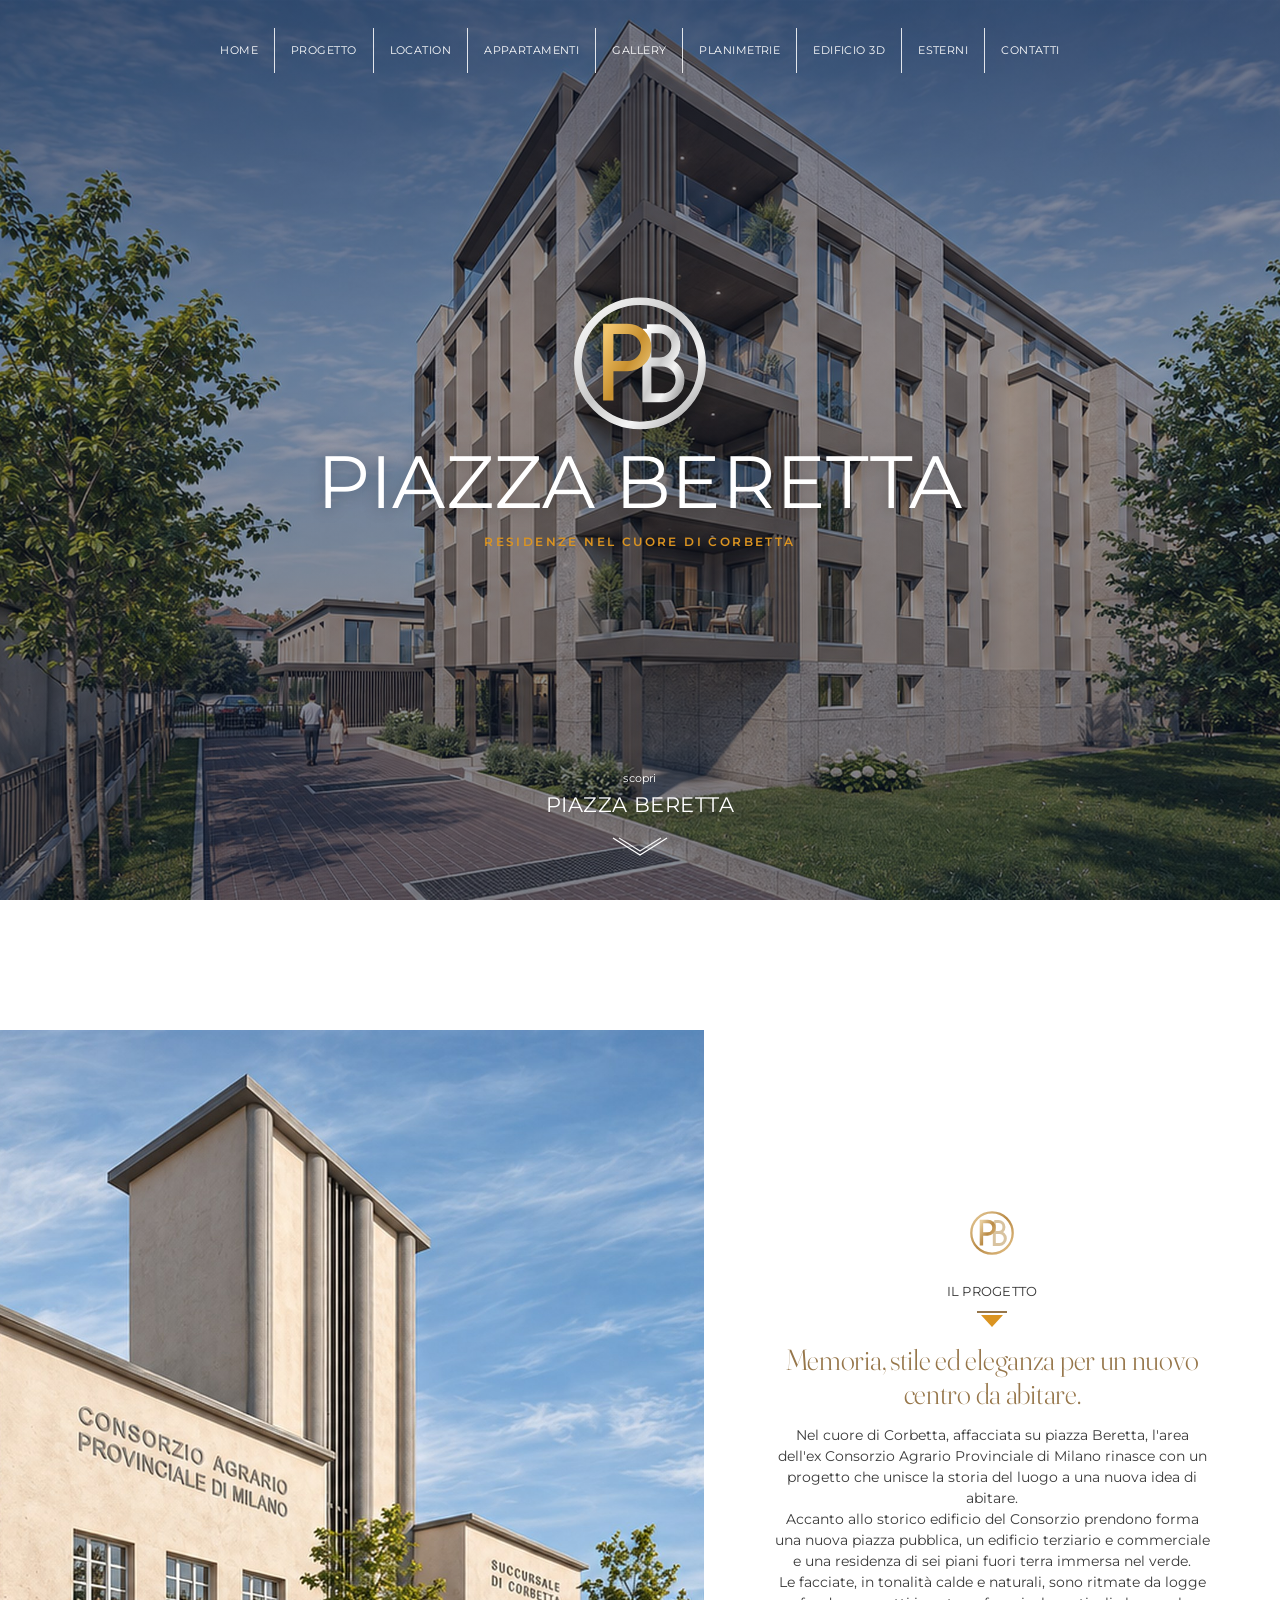
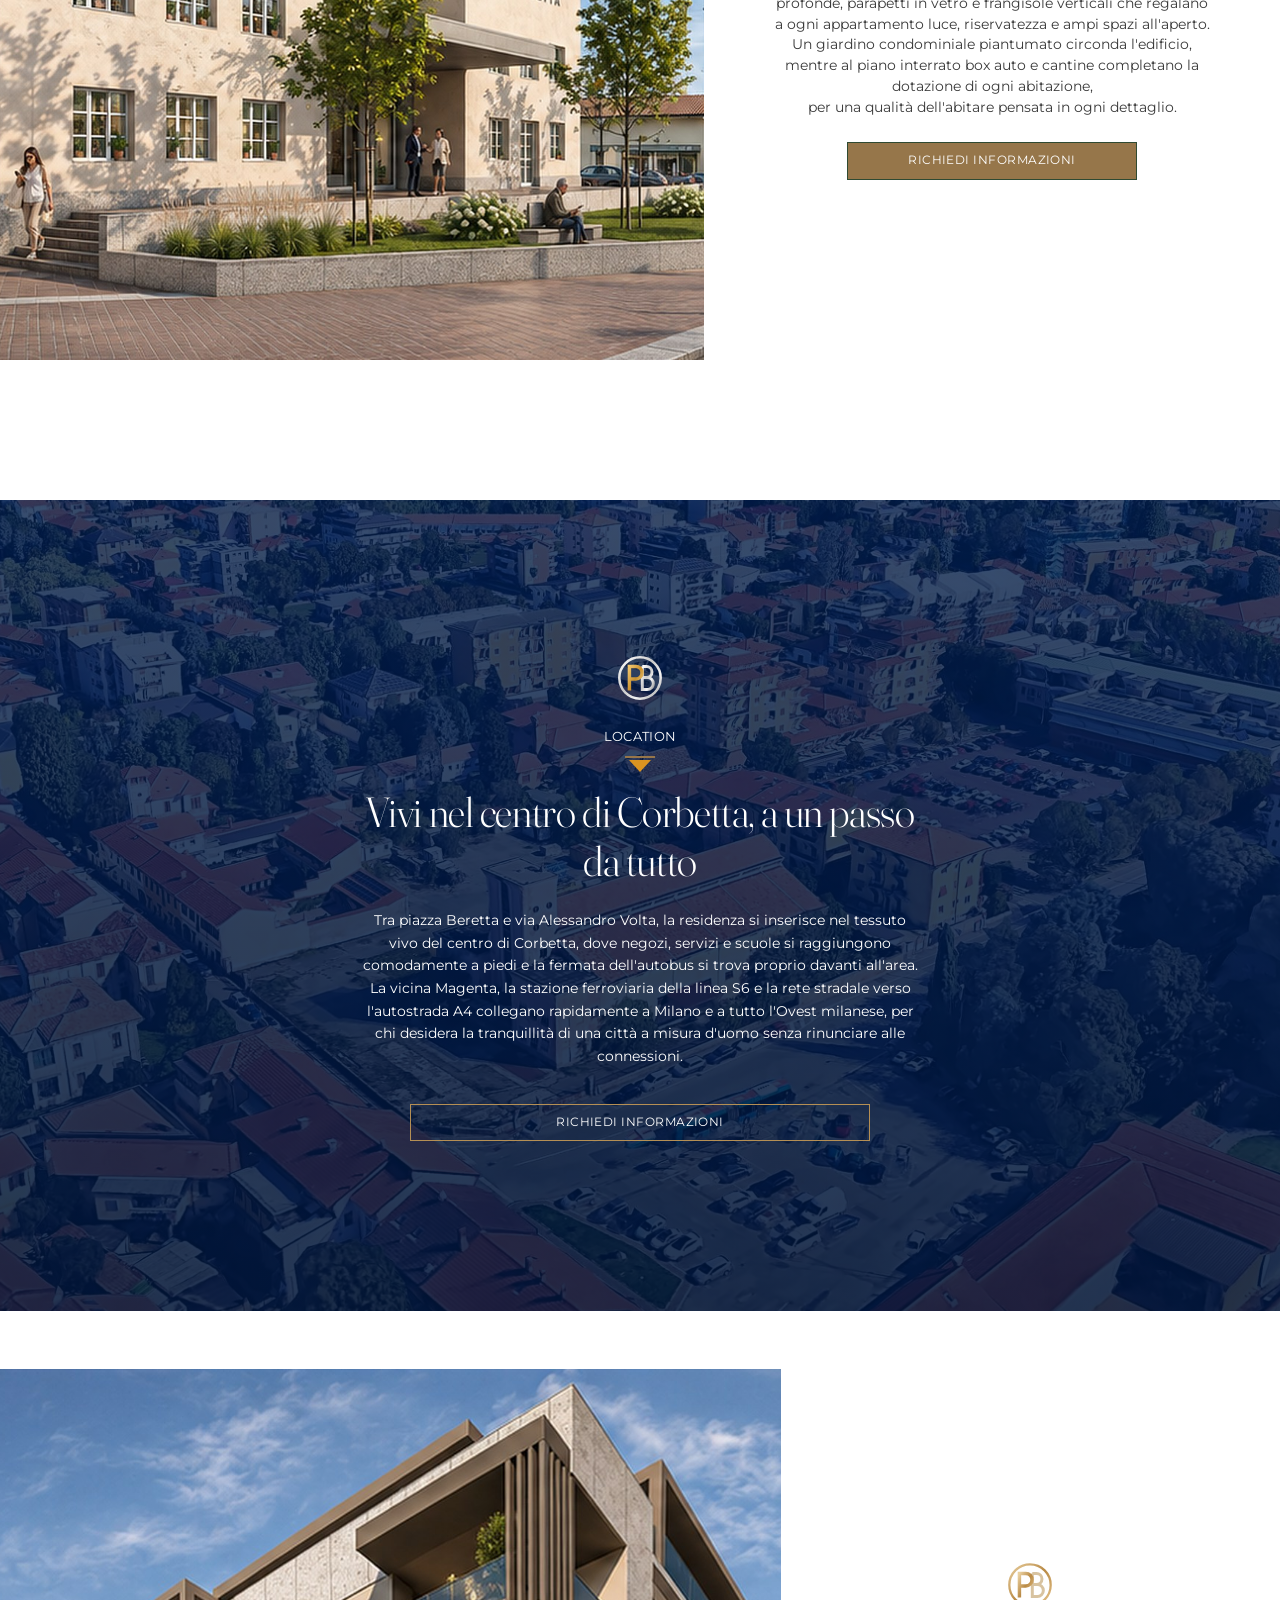
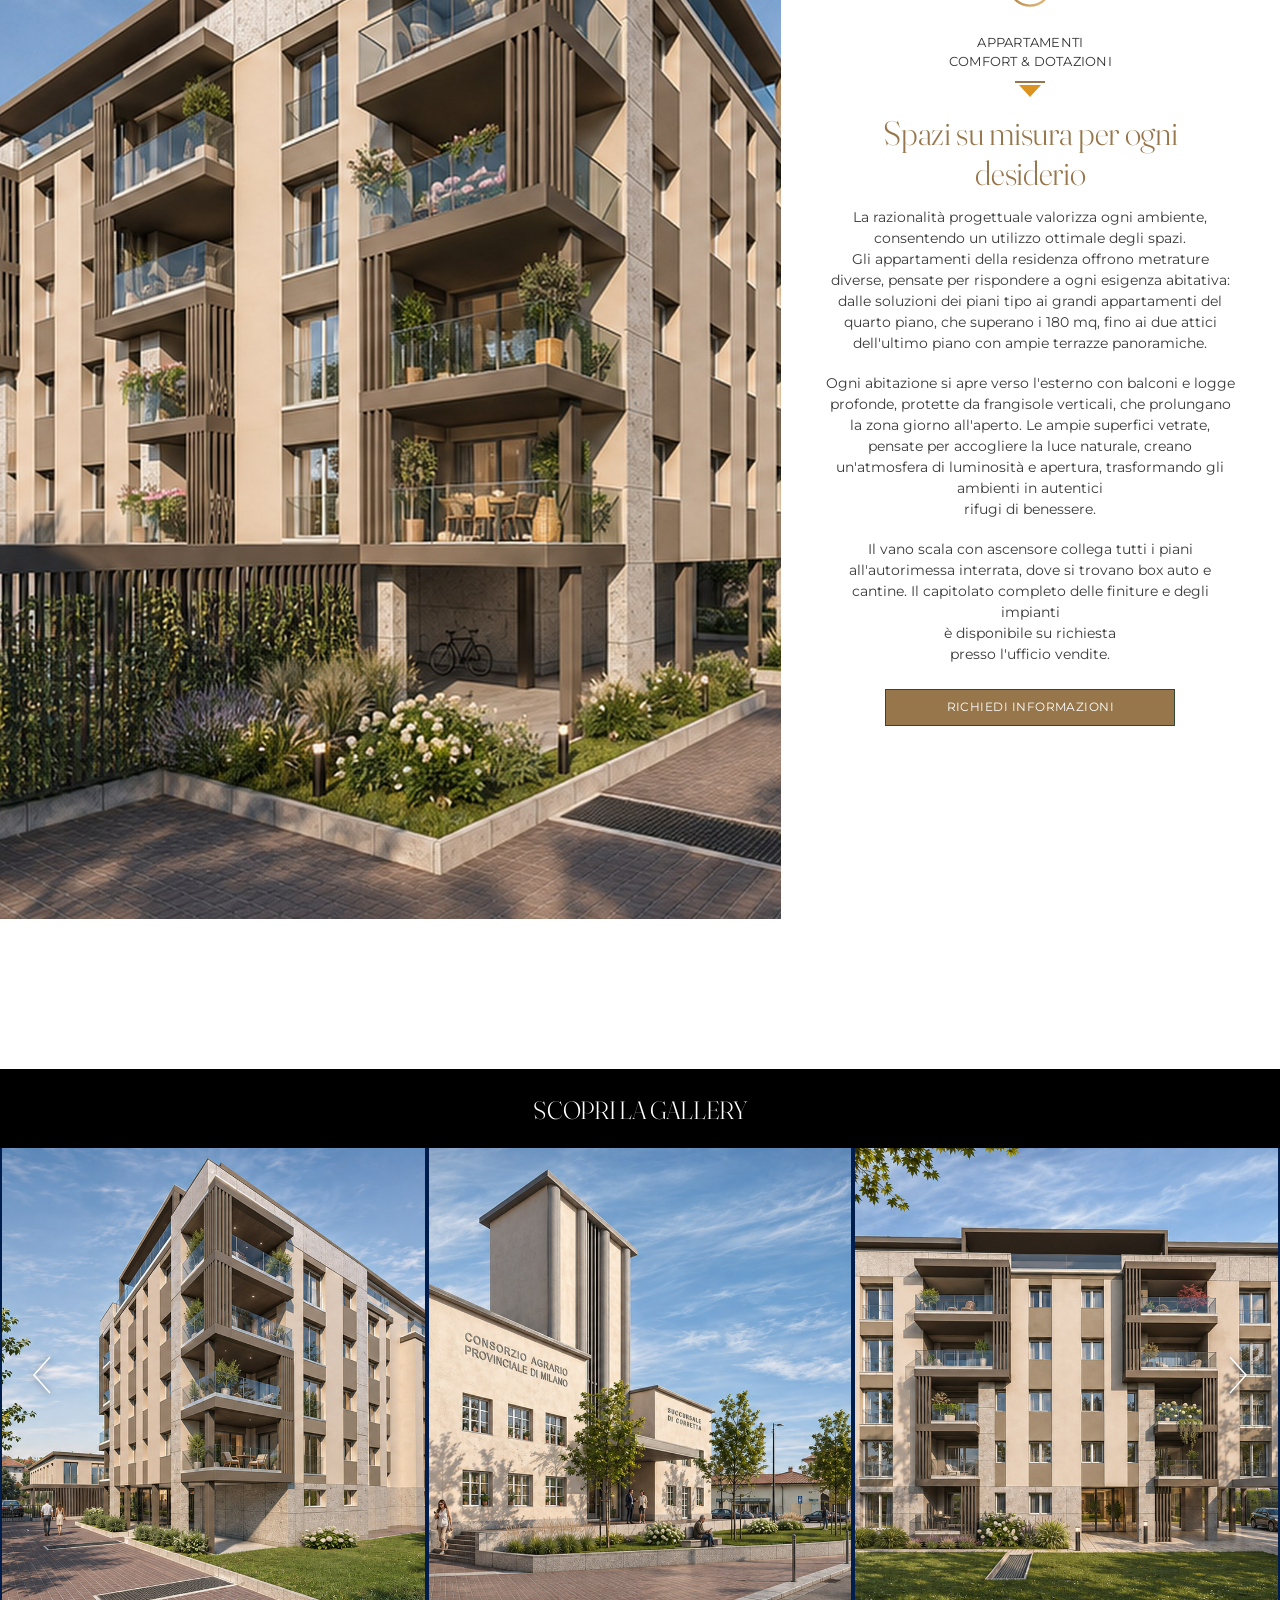
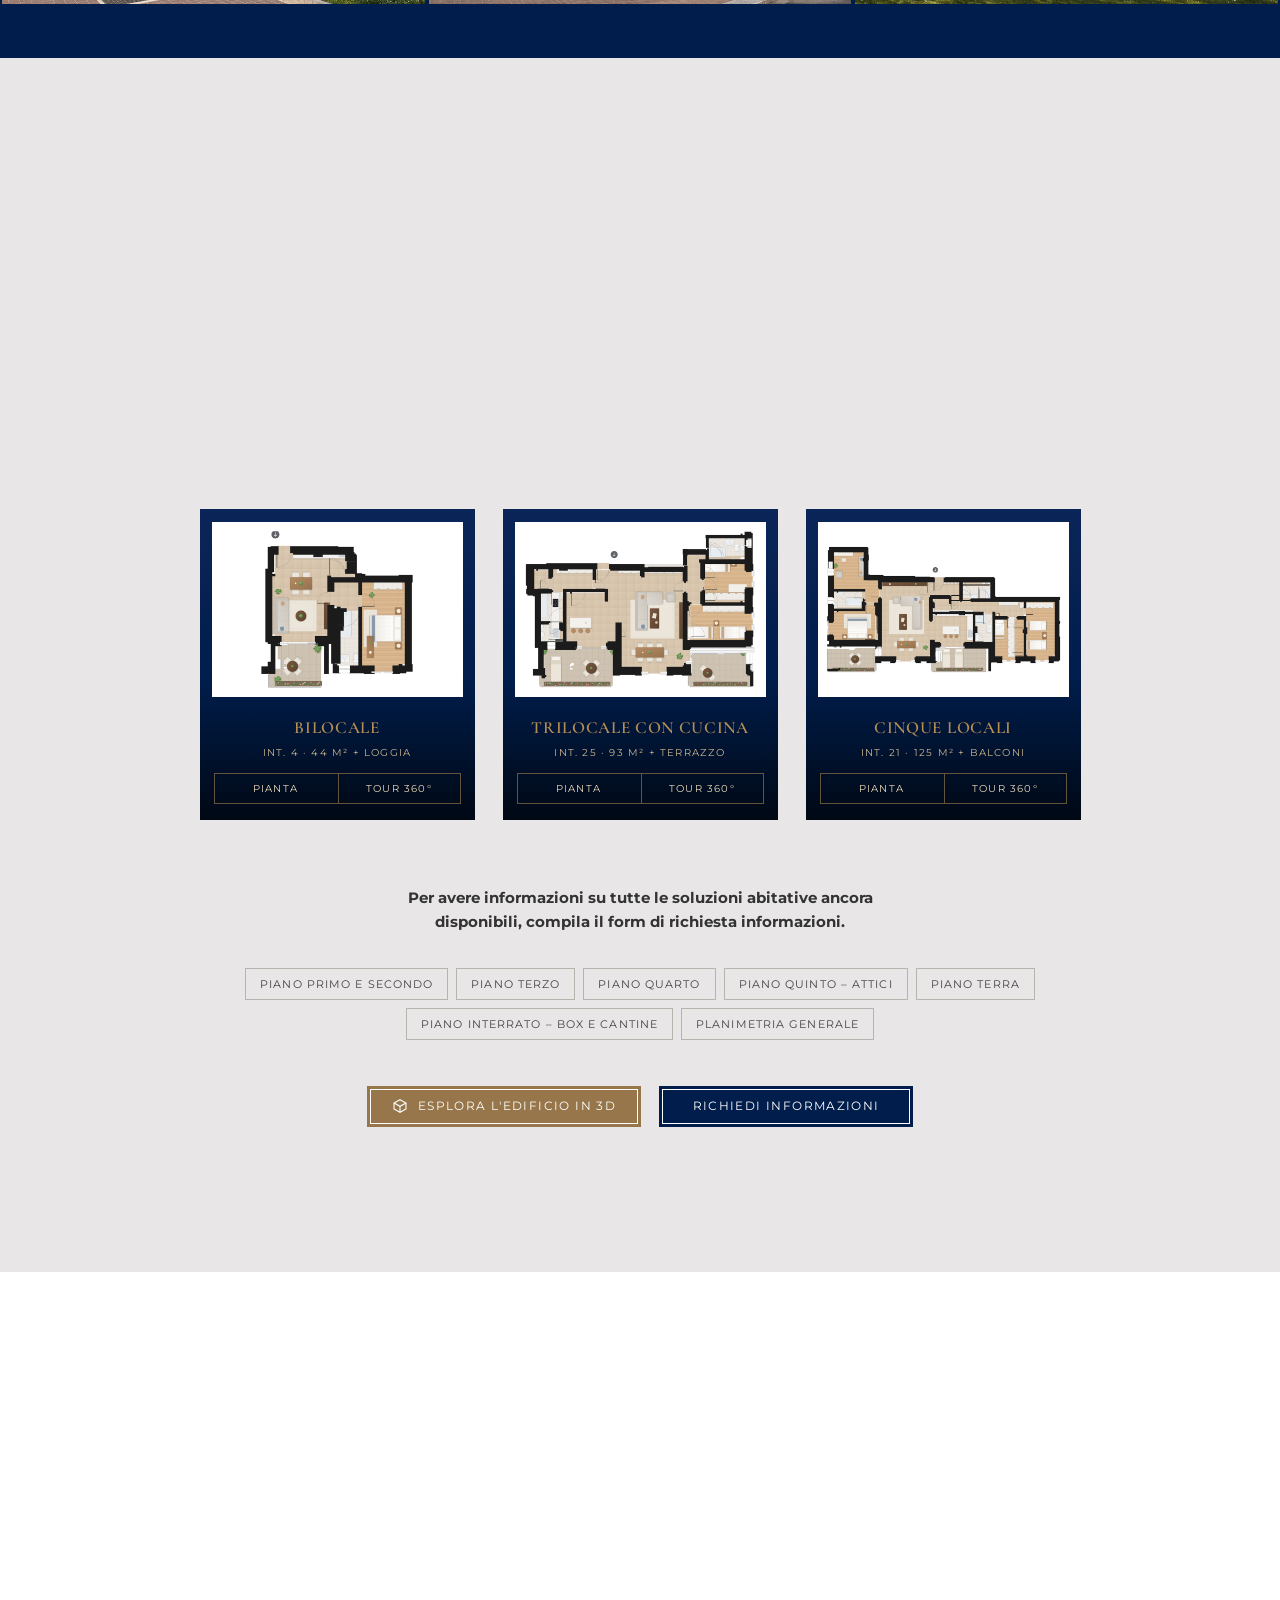
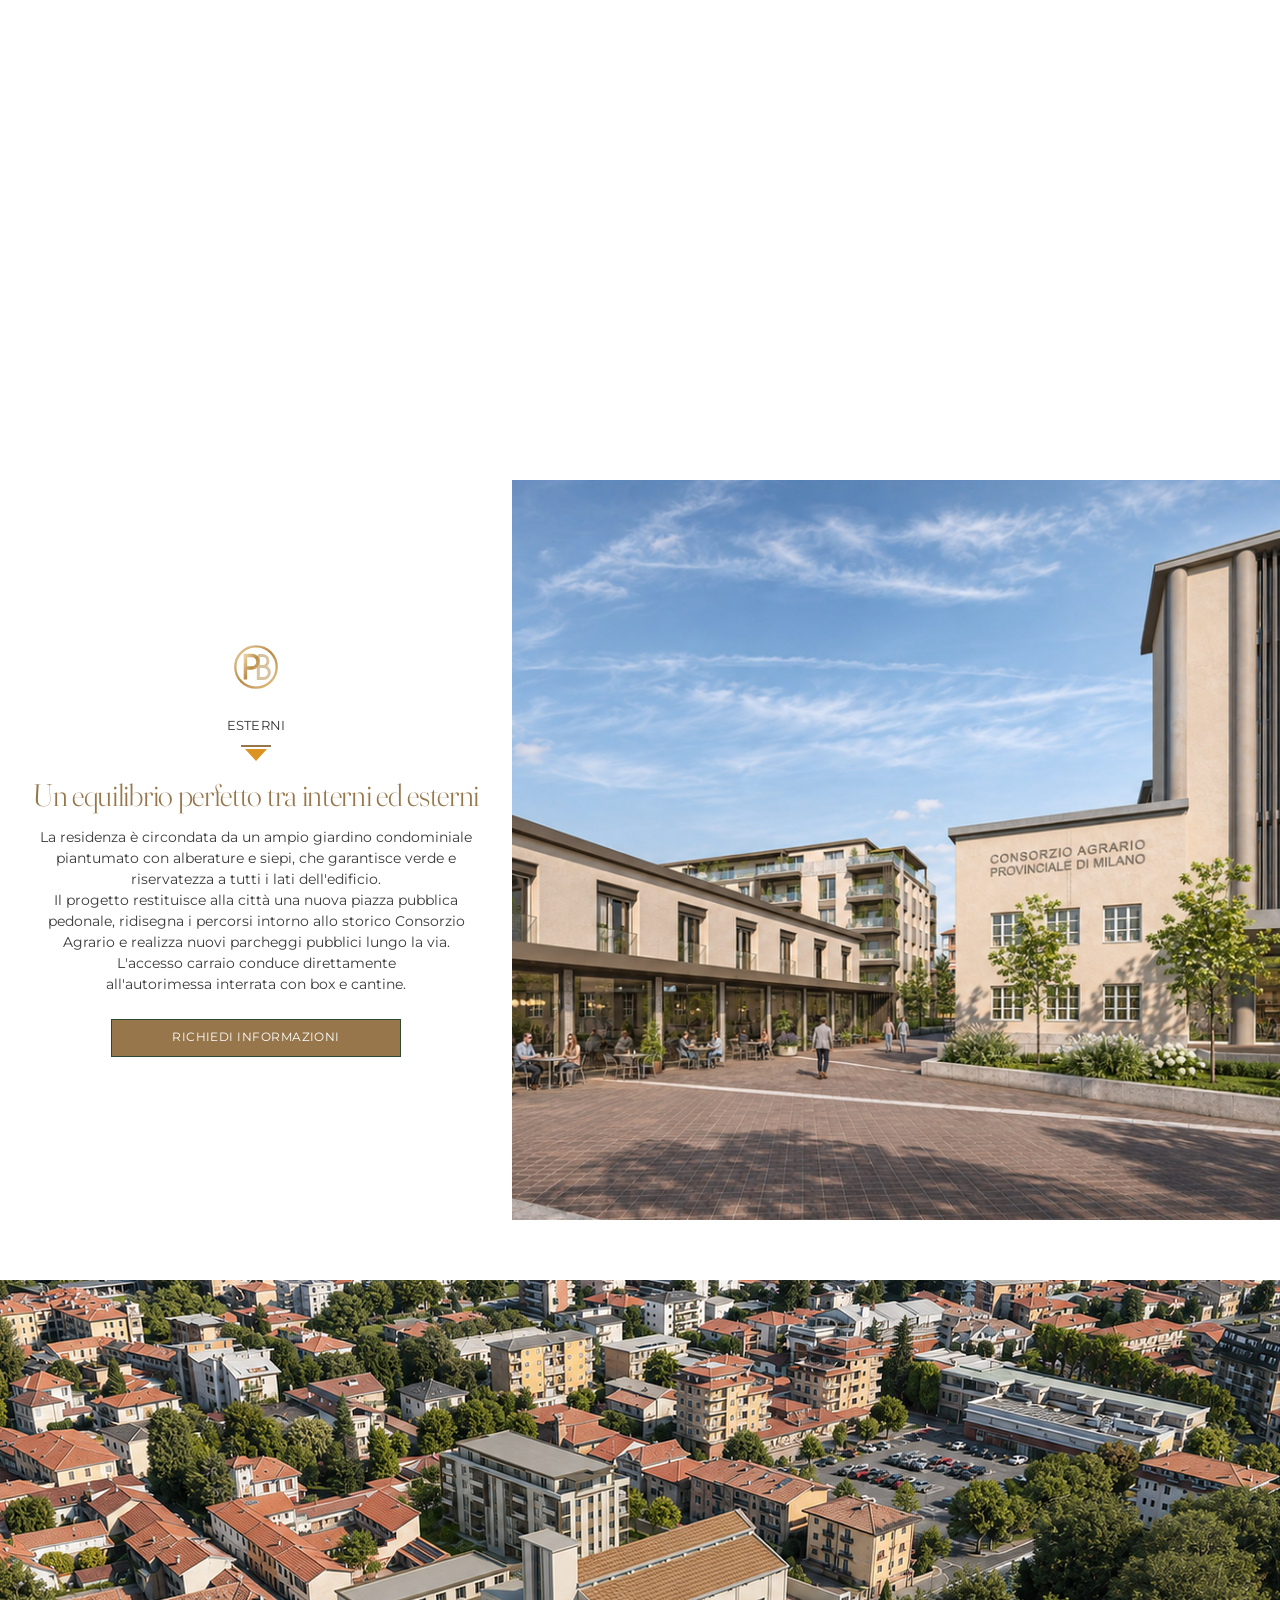
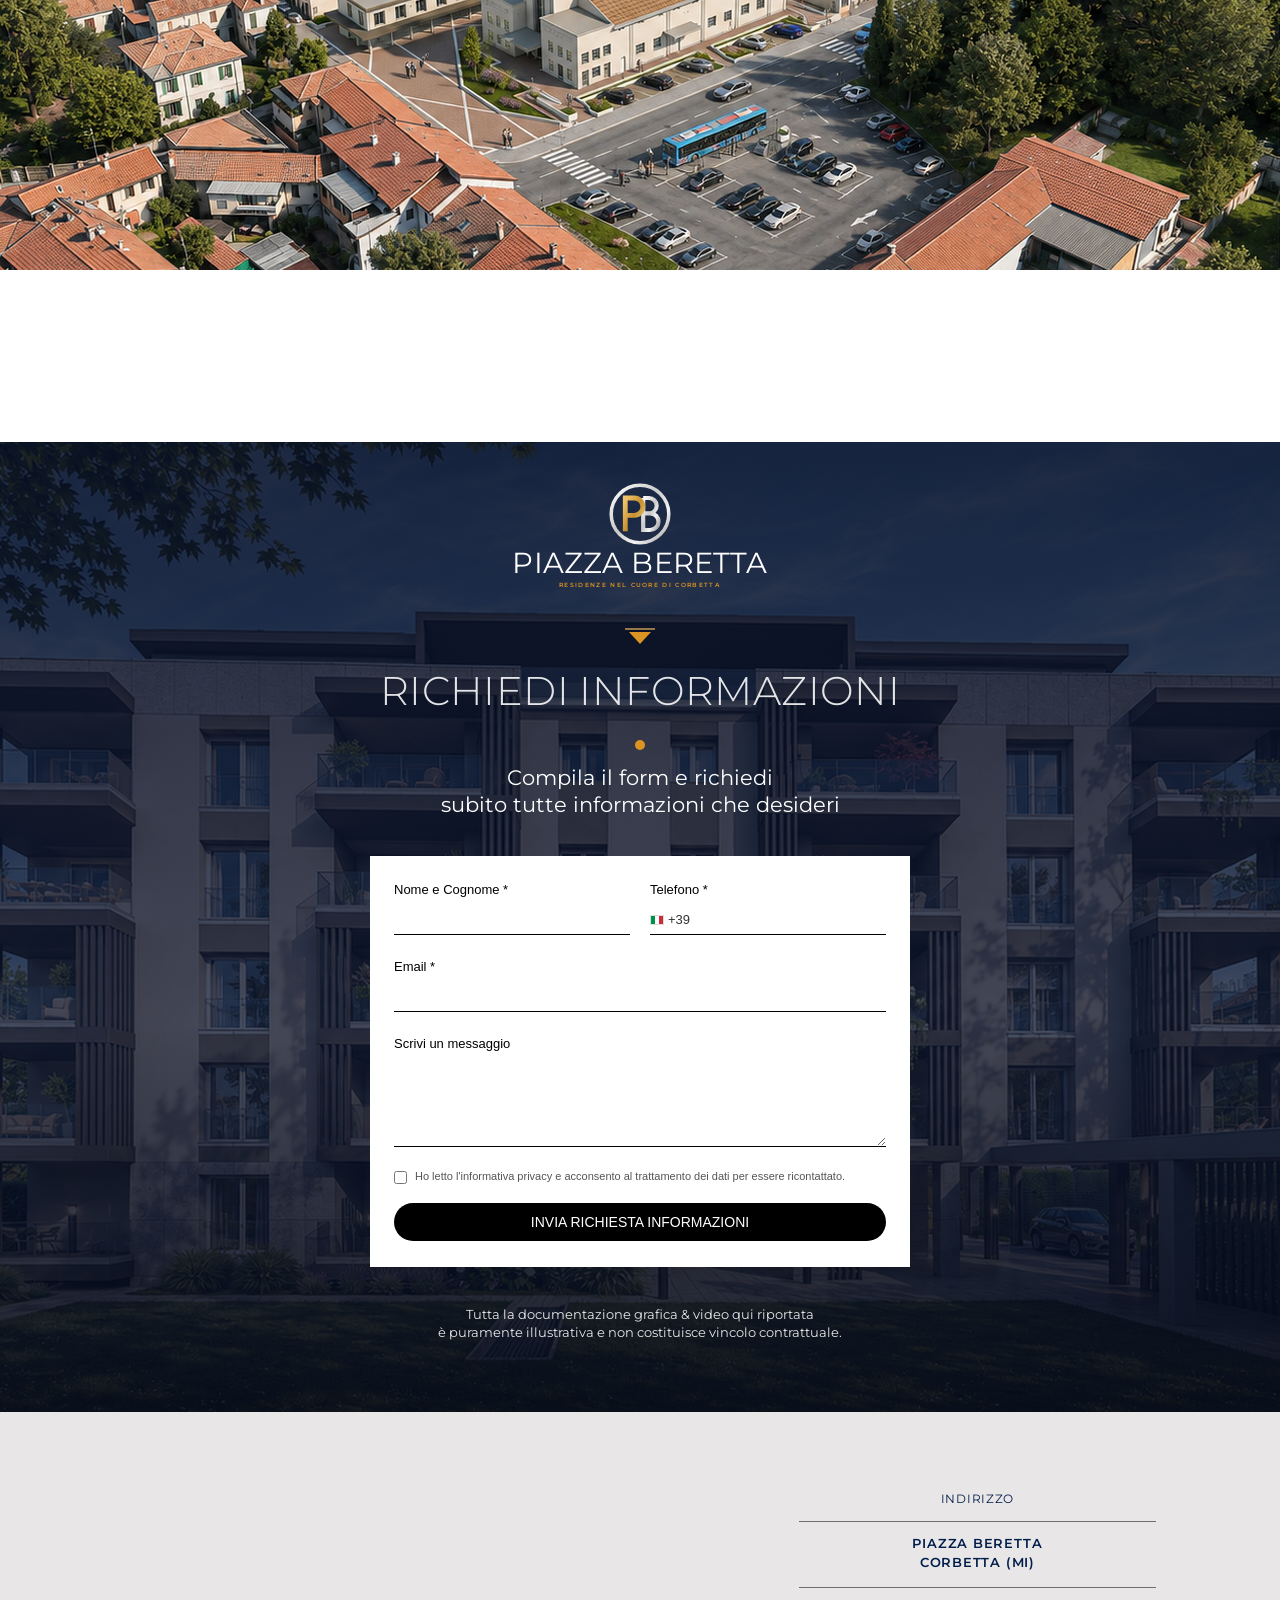
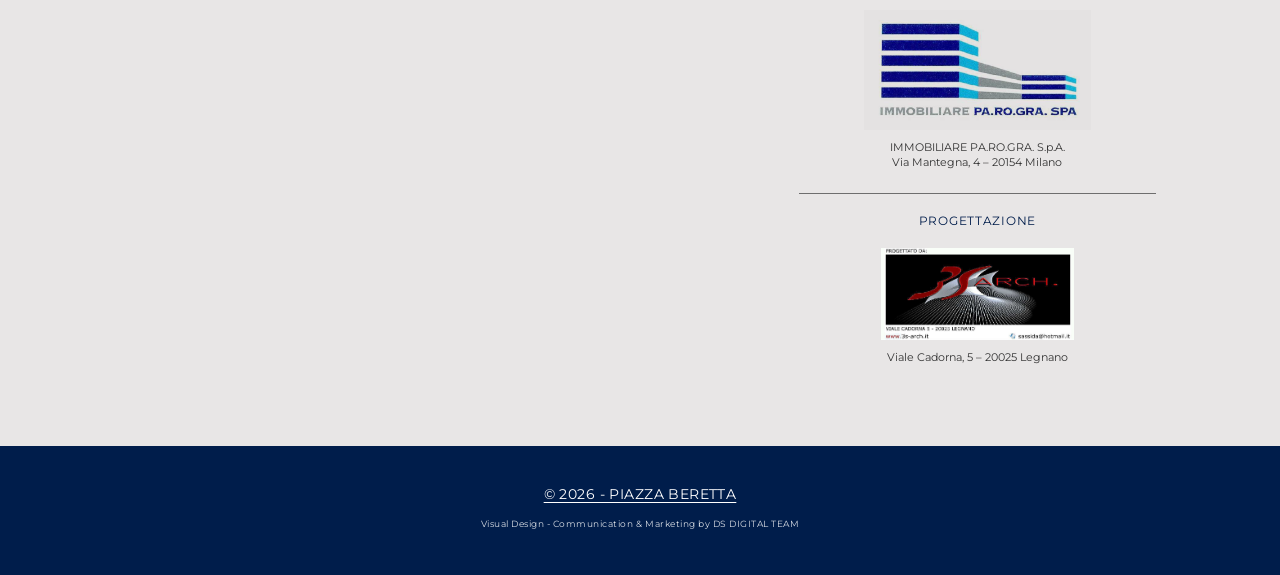
<file: index.html>
<!DOCTYPE html>
<html lang="it">
<head>
<meta charset="utf-8">
<meta name="viewport" content="width=device-width, initial-scale=1">
<title>Piazza Beretta | Residenze a Corbetta</title>
<meta name="description" content="Piazza Beretta – nuove residenze nel cuore di Corbetta (MI). Ambito di trasformazione ATU 5A, ex Consorzio Agrario.">
<link rel="preconnect" href="https://fonts.googleapis.com">
<link rel="preconnect" href="https://fonts.gstatic.com" crossorigin>
<link href="https://fonts.googleapis.com/css2?family=Cormorant+Garamond:wght@500;600&family=Fraunces:opsz,wght@9..144,300..400&family=Montserrat:wght@300;400;500;600&display=swap" rel="stylesheet">
<style>
:root{
  --gold:#96764A;
  --gold-light:#B58F54;
  --amber:#DB9421;
  --navy:#001D4B;
  --ink:#333333;
  --grey:#E8E6E6;
  --white:#FFFFFF;
  --serif:'Fraunces', Georgia, serif;
  --sans:'Montserrat', Helvetica, Arial, sans-serif;
  --garamond:'Cormorant Garamond', Georgia, serif;
}
*{box-sizing:border-box;margin:0;padding:0}
html{scroll-behavior:smooth}
body{font-family:var(--sans);color:var(--ink);background:#fff;font-size:14px;line-height:1.55;overflow-x:hidden}
img{display:block;max-width:100%}
a{color:inherit;text-decoration:none}

/* ---------- HEADER ---------- */
#site-header{position:fixed;top:0;left:0;right:0;z-index:50;transition:background .4s, padding .4s;padding:28px 0}
#site-header.scrolled{background:rgba(0,29,75,.92);padding:10px 0;box-shadow:0 2px 14px rgba(0,0,0,.25)}
#site-header nav ul{list-style:none;display:flex;justify-content:center;align-items:stretch}
#site-header nav li{display:flex}
#site-header nav li+li{border-left:1px solid rgba(255,255,255,.85)}
#site-header nav a{display:flex;align-items:center;padding:14px 30px;color:#fff;font-size:11px;letter-spacing:.04em;text-transform:uppercase;transition:color .25s}
#site-header nav a:hover{color:var(--gold-light)}
.burger{display:none;position:absolute;right:16px;top:12px;width:42px;height:42px;background:none;border:0;cursor:pointer}
.burger span{display:block;height:1px;background:#fff;margin:7px 8px;transition:.3s}

/* ---------- COMMON ---------- */
.monogram{width:46px;height:46px;margin:0 auto}
.kicker{font-size:13px;text-transform:uppercase;letter-spacing:.02em;margin-top:18px}
.tri{width:0;height:0;margin:14px auto 16px;border-left:11px solid transparent;border-right:11px solid transparent;border-top:12px solid var(--amber);position:relative}
.tri::after{content:"";position:absolute;left:-15px;top:-16px;width:30px;height:2px;background:var(--gold)}
.h-serif{font-family:var(--serif);font-weight:300;font-variation-settings:'opsz' 120,'SOFT' 0,'WONK' 0;color:var(--gold);font-size:29px;line-height:1.18;letter-spacing:-.01em}
.copy p{font-size:13.5px;line-height:1.55;color:#3a3a3a}
.copy p+p{margin-top:0}
.copy .gap{height:1.4em}
.btn{display:inline-block;font-size:11.5px;letter-spacing:.04em;text-transform:uppercase;padding:9px 20px;min-width:290px;text-align:center;transition:.3s}
.btn-gold{background:var(--gold);color:#fff;border:1px solid #2f4a32}
.btn-gold:hover{background:#7d6139}
.btn-outline{border:1px solid var(--gold-light);color:#fff}
.btn-outline:hover{background:var(--gold);border-color:var(--gold)}
.btn-navy{background:var(--navy);color:#fff;outline:1px solid #fff;outline-offset:-4px;border:1px solid var(--navy);letter-spacing:.12em;padding:11px 24px;min-width:254px}
.btn-navy:hover{background:#0a2e6b}
.cta-row{display:flex;justify-content:center;gap:18px;flex-wrap:wrap}
.btn-3d{display:inline-flex;align-items:center;justify-content:center;gap:10px;background:var(--gold);border-color:var(--gold)}
.btn-3d:hover{background:#7d6139}
.btn-3d svg{width:16px;height:16px;fill:none;stroke:currentColor;stroke-width:1.6}
.reveal{opacity:0;transform:translateY(28px);transition:opacity 1.1s ease, transform 1.1s ease}
.reveal.in{opacity:1;transform:none}
.anchor{position:relative;top:-60px;display:block;height:0}

/* ---------- HERO ---------- */
#home{position:relative;height:100vh;min-height:620px;overflow:hidden;color:#fff}
#home .bg{position:absolute;inset:0;background:url(assets/residenza-angolo-2.jpg) center 55%/cover no-repeat;animation:kenburns 26s ease-in-out infinite alternate}
#home::after{content:"";position:absolute;inset:0;background:linear-gradient(180deg,rgba(10,22,48,.55) 0%,rgba(10,22,48,.38) 40%,rgba(10,22,48,.5) 100%)}
@keyframes kenburns{from{transform:scale(1.02) translate(0,0)}to{transform:scale(1.14) translate(-1.5%,-1%)}}
.hero-logo{position:absolute;z-index:2;left:50%;top:47%;transform:translate(-50%,-50%);text-align:center;width:100%}
.hero-logo svg.mono{width:138px;height:138px;margin:0 auto 6px;filter:drop-shadow(0 3px 10px rgba(0,0,0,.3))}
.hero-logo .word{font-family:var(--sans);font-weight:400;font-size:clamp(40px,6.4vw,74px);letter-spacing:.005em;line-height:1;text-shadow:0 2px 16px rgba(0,0,0,.25)}
.hero-logo .tag{font-size:12px;letter-spacing:.2em;color:var(--amber);margin-top:14px;font-weight:600}
.hero-bottom{position:absolute;z-index:2;bottom:42px;display:block;left:0;right:0;text-align:center}
.hero-bottom p{font-size:11px;letter-spacing:.02em;margin-bottom:2px}
.hero-bottom h1{font-weight:400;font-size:21px;letter-spacing:.02em}
.hero-bottom .chev{display:block;width:58px;margin:14px auto 0;animation:bob 2.4s ease-in-out infinite}
@keyframes bob{0%,100%{transform:translateY(0)}50%{transform:translateY(6px)}}

/* ---------- SPLIT SECTIONS ---------- */
.split{display:grid;align-items:center;gap:0}
.split .media{position:relative;overflow:hidden}
.split .media img{width:100%;height:100%;object-fit:cover}
.split .text{text-align:center;padding:40px 7%}
.split .text .h-serif{margin-bottom:14px}
.split .text .btn{margin-top:24px}

#progetto{padding:130px 0 140px}
#progetto .split{grid-template-columns:55% 45%}
#progetto .media{height:930px}
#progetto .text{max-width:520px;justify-self:center}

/* ---------- LOCATION ---------- */
#location{position:relative;color:#fff;text-align:center;padding:155px 20px 170px;overflow:hidden}
#location .bg{position:absolute;inset:0;background:url(assets/aerea-stato-attuale.jpg) center/cover no-repeat;transform:scale(1.05)}
#location::after{content:"";position:absolute;inset:0;background:linear-gradient(180deg,rgba(0,29,75,.78),rgba(0,22,58,.86))}
#location .inner{position:relative;z-index:2;max-width:560px;margin:0 auto}
#location .h-serif{color:#fff;font-size:42px;margin-bottom:22px}
#location .copy p{color:#fff;font-size:14px;line-height:1.62}
#location .btn{margin-top:36px;min-width:460px}

/* ---------- APPARTAMENTI ---------- */
#appartamenti{padding:58px 0 150px}
#appartamenti .split{grid-template-columns:61% 39%}
#appartamenti .media{height:1150px}
#appartamenti .text{padding:40px 9% 40px 9%}
#appartamenti .h-serif{font-size:34px}
#appartamenti .kicker{line-height:1.45}

/* ---------- GALLERY ---------- */
#gallery{background:#000;}
#gallery .title{text-align:center;color:#fff;font-family:var(--serif);font-weight:300;font-variation-settings:'opsz' 120;font-size:25px;padding:22px 0 18px;letter-spacing:-.01em;text-transform:uppercase}
.carousel{position:relative;overflow:hidden;background:var(--navy);padding-bottom:54px}
.track{display:flex;transition:transform .7s cubic-bezier(.6,.05,.25,1)}
.slide{flex:0 0 33.333%;padding:0 2px;cursor:zoom-in}
.slide img{width:100%;height:456px;object-fit:cover}
.car-btn{position:absolute;top:228px;transform:translateY(-50%);background:none;border:0;cursor:pointer;width:40px;height:60px;z-index:3}
.car-btn svg{width:20px;height:40px;stroke:#fff;stroke-width:1.5;fill:none;filter:drop-shadow(0 1px 3px rgba(0,0,0,.5))}
.car-prev{left:22px}.car-next{right:22px}

/* ---------- PLANIMETRIE / TIPOLOGIE ---------- */
#planimetrie{background:var(--grey);padding:140px 20px 145px;text-align:center}
#planimetrie .monogram{width:58px;height:58px}
#planimetrie h2.h-sans{font-family:var(--sans);font-weight:400;font-size:35px;line-height:1.2;color:#2b2b2b;margin:24px auto 0;max-width:520px}
#planimetrie .lead{max-width:470px;margin:38px auto 0;font-size:13.5px;color:#3a3a3a}
.cards{display:flex;justify-content:center;gap:28px;margin:58px auto 0;max-width:900px;flex-wrap:wrap}
.card{width:275px;background:linear-gradient(180deg,#0b2558 0%,#001d4b 55%,#000814 100%);padding:13px 12px 0;cursor:zoom-in;transition:transform .35s, box-shadow .35s}
.card:hover{transform:translateY(-6px);box-shadow:0 18px 30px rgba(0,0,0,.25)}
.card .ph{position:relative;height:140px;overflow:hidden;background:#fff}
.card .ph img{position:absolute;inset:0;width:100%;height:100%;object-fit:cover;transition:opacity .5s}
.card .ph img.plan{object-fit:contain;opacity:0;padding:4px;background:#fff}
.card:hover .ph img.plan{opacity:1}
.card .lab{font-family:var(--garamond);font-weight:600;color:var(--gold-light);font-size:17px;letter-spacing:.04em;padding:22px 0 26px;text-transform:uppercase}
.card .lab small{display:block;font-family:var(--sans);font-weight:400;font-size:10px;letter-spacing:.12em;color:#c9b48f;margin-top:4px}
#planimetrie .after{max-width:520px;margin:66px auto 34px;font-size:15px;line-height:1.6;color:#333}
.floors{display:flex;justify-content:center;flex-wrap:wrap;gap:8px;margin:0 auto 46px;max-width:820px}
.floors button{font-family:var(--sans);font-size:11px;letter-spacing:.1em;text-transform:uppercase;background:transparent;border:1px solid #b9b3ad;color:#444;padding:8px 14px;cursor:pointer;transition:.25s}
.floors button:hover{background:var(--navy);border-color:var(--navy);color:#fff}

.card.tipo{padding-bottom:16px}
.card .tipo-ph{height:175px}
.tipo-ph{background:#fff !important}
.tipo-ph img{object-fit:contain !important;padding:6px;transition:transform .5s}
.card.tipo:hover .tipo-ph img{transform:scale(1.06)}
.card.tipo .lab{padding:18px 0 12px}
.tipo-acts{display:grid;grid-template-columns:1fr 1fr;gap:1px;margin:0 2px;border:1px solid rgba(181,143,84,.55)}
.tipo-acts button{font-family:var(--sans);font-size:10px;letter-spacing:.12em;text-transform:uppercase;color:#e9d9bb;background:transparent;border:0;padding:8px 4px;cursor:pointer;transition:.25s}
.tipo-acts button:hover{background:var(--gold);color:#fff}
.tipo-acts button+button{border-left:1px solid rgba(181,143,84,.55)}
#tipoBox{position:fixed;inset:0;z-index:120;background:rgba(0,0,0,.9);display:none;align-items:center;justify-content:center}
#tipoBox.open{display:flex}
#tipoBox iframe{width:min(1340px,94vw);height:min(860px,90vh);border:0;background:#000;box-shadow:0 30px 80px rgba(0,0,0,.6)}
#tipoBox .x{position:absolute;top:14px;right:22px;background:none;border:0;color:#fff;font:300 40px/1 var(--sans);cursor:pointer}
@media (max-width:860px){#tipoBox iframe{width:100vw;height:100%}#tipoBox .x{top:6px;right:10px;z-index:2}}
/* ---------- PARALLAX ---------- */
.parallax{height:720px;background:url(assets/residenza-fronte.jpg) 50% 30%/cover fixed no-repeat}

/* ---------- ESTERNI ---------- */
#esterni{padding:88px 0 60px}
#esterni .split{grid-template-columns:40% 60%}
#esterni .media{height:740px}
#esterni .text{padding:20px 6%}
#esterni .h-serif{font-size:31px}

/* ---------- PANORAMA ---------- */
.pano{padding:0 0 0}
.pano img{width:100%;height:590px;object-fit:cover;object-position:center 60%}
.pano .claim{font-family:var(--serif);font-weight:300;font-variation-settings:'opsz' 120;color:var(--gold);font-size:31px;line-height:1.22;text-align:center;max-width:620px;margin:0 auto;padding:46px 20px 50px}

/* ---------- CONTATTI ---------- */
#contatti{position:relative;color:#fff;text-align:center;padding:40px 20px 70px;overflow:hidden}
#contatti .bg{position:absolute;inset:0;background:url(assets/residenza-fronte.jpg) center 40%/cover no-repeat}
#contatti::after{content:"";position:absolute;inset:0;background:linear-gradient(180deg,rgba(4,14,38,.86),rgba(8,20,48,.74) 60%,rgba(4,10,26,.9))}
#contatti .inner{position:relative;z-index:2;max-width:560px;margin:0 auto}
.logo-small{display:flex;flex-direction:column;align-items:center}
.logo-small svg{width:64px;height:64px}
.logo-small .word{font-size:29px;letter-spacing:.005em;margin-top:2px;line-height:1}
.logo-small .tag{font-size:5.5px;letter-spacing:.24em;color:var(--amber);margin-top:4px;font-weight:600}
#contatti .tri{margin-top:42px}
#contatti h2{font-weight:300;font-size:40px;letter-spacing:.01em;color:rgba(255,255,255,.88);margin-top:6px}
#contatti .dot{width:10px;height:10px;border-radius:50%;background:var(--amber);margin:18px auto 14px}
#contatti .sub{font-size:21px;line-height:1.3;font-weight:400}
form.req{background:#fff;color:#000;text-align:left;margin:38px auto 0;padding:24px 24px 26px;max-width:540px;font-family:Helvetica,Arial,sans-serif}
.row{display:grid;grid-template-columns:1fr 1fr;gap:20px}
.fld{margin-bottom:22px}
.fld label{display:block;font-size:13px;margin-bottom:6px}
.fld input,.fld textarea{width:100%;border:0;border-bottom:1px solid #000;font:14px Helvetica,Arial,sans-serif;padding:6px 0;outline:none;background:transparent;border-radius:0}
.fld input:focus,.fld textarea:focus{border-bottom-width:2px}
.fld textarea{height:86px;resize:vertical}
.tel{display:flex;align-items:center;gap:6px;border-bottom:1px solid #000}
.tel input{border:0}
.tel .pre{font-size:13px;white-space:nowrap;display:flex;align-items:center;gap:4px;color:#333}
.tel .flag{display:inline-block;width:14px;height:10px;background:linear-gradient(90deg,#009246 33.3%,#fff 33.3% 66.6%,#ce2b37 66.6%);border:1px solid #ddd}
.consent{display:flex;gap:8px;align-items:flex-start;font-size:11px;color:#555;margin:-6px 0 18px;line-height:1.4}
.consent input{margin-top:2px}
form.req button{width:100%;background:#000;color:#fff;border:0;border-radius:20px;padding:11px;font:14px Helvetica,Arial,sans-serif;text-transform:uppercase;cursor:pointer;transition:.25s}
form.req button:hover{background:var(--gold)}
.form-msg{display:none;font-size:13px;margin-top:14px;text-align:center;color:#0c4426}
.disc{font-size:13px;line-height:1.45;margin-top:38px;color:rgba(255,255,255,.9)}

/* ---------- MAP + INFO ---------- */
#info{background:var(--grey);padding:74px 20px 40px}
#info .wrap{max-width:940px;margin:0 auto;display:grid;grid-template-columns:62% 38%;gap:46px;align-items:start}
#info iframe{width:100%;height:520px;border:0;filter:grayscale(.15)}
.info-col{text-align:center;padding-top:4px}
.info-col .lbl{font-size:12px;letter-spacing:.06em;color:var(--navy);text-transform:uppercase;padding-bottom:12px;border-bottom:1px solid #6e6e6e}
.info-col .addr{font-size:13px;font-weight:600;color:var(--navy);letter-spacing:.06em;padding:12px 0 14px;border-bottom:1px solid #6e6e6e;line-height:1.5}
.info-col .logo-box{padding:22px 10px;border-bottom:1px solid #6e6e6e}
.info-col .logo-box img{margin:0 auto;max-height:120px;width:auto;mix-blend-mode:multiply}
.info-col .lbl2{font-size:12px;letter-spacing:.06em;color:var(--navy);text-transform:uppercase;padding:18px 0 14px}
.info-col .logo-box.last{border-bottom:0;padding-top:4px}
.info-col .logo-box.last img{max-height:92px;mix-blend-mode:normal}
.info-col .small{font-size:11px;color:#333;margin-top:10px;line-height:1.4}

/* ---------- FOOTER ---------- */
footer{background:var(--navy);color:#fff;text-align:center;padding:38px 20px 44px}
footer .c{font-size:14px;letter-spacing:.03em;text-decoration:underline;text-underline-offset:3px}
footer .cr{font-size:8.5px;letter-spacing:.06em;margin-top:12px;opacity:.85}

/* ---------- LIGHTBOX ---------- */
.lb{position:fixed;inset:0;background:rgba(0,0,0,.92);z-index:100;display:none;align-items:center;justify-content:center;flex-direction:column;padding:50px 70px}
.lb.open{display:flex}
.lb img{max-width:100%;max-height:82vh;object-fit:contain;background:#fff}
.lb img.photo{background:transparent}
.lb .cap{color:#ddd;font-size:12px;letter-spacing:.12em;text-transform:uppercase;margin-top:16px;text-align:center}
.lb button{position:absolute;background:none;border:0;color:#fff;font-size:34px;cursor:pointer;line-height:1;padding:10px;font-family:var(--sans);font-weight:300}
.lb .x{top:14px;right:22px}
.lb .lp{left:14px;top:50%;transform:translateY(-50%)}
.lb .ln{right:14px;top:50%;transform:translateY(-50%)}

/* ---------- RESPONSIVE ---------- */
@media (max-width:1280px){
  #site-header nav a{padding:14px 16px}
}
@media (max-width:860px){
  #site-header{padding:12px 0;min-height:66px}
  .burger{display:block}
  #site-header nav ul{flex-direction:column;max-height:0;overflow:hidden;transition:max-height .45s;margin-top:54px}
  #site-header.menu-open{background:rgba(0,29,75,.97)}
  #site-header.menu-open nav ul{max-height:520px}
  #site-header nav li+li{border-left:0;border-top:1px solid rgba(255,255,255,.18)}
  #site-header nav a{justify-content:center;width:100%;padding:15px}
  .split{grid-template-columns:1fr !important}
  #progetto,#appartamenti,#esterni{padding:60px 0}
  #progetto .media,#appartamenti .media,#esterni .media{height:62vw;min-height:280px}
  #esterni .media{order:-1}
  .split .text{padding:44px 16px 10px}
  .h-serif{font-size:27px !important}
  #location{padding:100px 16px}
  #location .btn{min-width:0;width:100%}
  .btn{min-width:0;width:100%;max-width:340px}
  .slide{flex:0 0 100%}
  .slide img{height:62vw}
  .car-btn{top:31vw}
  #planimetrie{padding:90px 16px}
  #planimetrie h2.h-sans{font-size:27px}
  .parallax{height:56vw;background-attachment:scroll}
  .pano img{height:58vw}
  .pano .claim{font-size:25px}
  #contatti h2{font-size:30px}
  #contatti .sub{font-size:17px}
  .row{grid-template-columns:1fr;gap:0}
  form.req{padding:20px 16px}
  #info .wrap{grid-template-columns:1fr;gap:30px}
  #info iframe{height:360px}
  .lb{padding:50px 10px}
}
@media (prefers-reduced-motion:reduce){
  #home .bg,.hero-bottom .chev{animation:none}
  .reveal{opacity:1;transform:none;transition:none}
}
</style>
</head>
<body>

<!-- Monogramma riutilizzabile -->
<svg width="0" height="0" style="position:absolute" aria-hidden="true">
  <defs>
    <linearGradient id="gSilver" x1="0" y1="0" x2="1" y2="1">
      <stop offset="0" stop-color="#ffffff"/><stop offset=".45" stop-color="#c9c9c9"/><stop offset=".7" stop-color="#f4f4f4"/><stop offset="1" stop-color="#9c9c9c"/>
    </linearGradient>
    <linearGradient id="gGold" x1="0" y1="0" x2="1" y2="1">
      <stop offset="0" stop-color="#f1c56d"/><stop offset=".5" stop-color="#c8902f"/><stop offset="1" stop-color="#f5d48a"/>
    </linearGradient>
    <linearGradient id="gGoldSoft" x1="0" y1="0" x2="1" y2="1">
      <stop offset="0" stop-color="#e9cf9f"/><stop offset=".5" stop-color="#b98a45"/><stop offset="1" stop-color="#e6c48c"/>
    </linearGradient>
    <symbol id="mono" viewBox="0 0 100 100">
      <circle cx="50" cy="50" r="45" fill="none" stroke="url(#gSilver)" stroke-width="5.5"/>
      <!-- B (argento) -->
      <path d="M55 25 V75 H66 a13 13 0 0 0 0 -26 H55 M55 49 H64 a12 12 0 0 0 0 -24 H55" fill="none" stroke="url(#gSilver)" stroke-width="6.5"/>
      <!-- P (oro) -->
      <path d="M27 77 V25 H41 a13.5 13.5 0 0 1 0 27 H27" fill="none" stroke="url(#gGold)" stroke-width="7.5"/>
    </symbol>
    <symbol id="monoSoft" viewBox="0 0 100 100">
      <circle cx="50" cy="50" r="45" fill="none" stroke="url(#gGoldSoft)" stroke-width="5"/>
      <path d="M55 25 V75 H66 a13 13 0 0 0 0 -26 H55 M55 49 H64 a12 12 0 0 0 0 -24 H55" fill="none" stroke="#d8c3a0" stroke-width="6.5"/>
      <path d="M27 77 V25 H41 a13.5 13.5 0 0 1 0 27 H27" fill="none" stroke="url(#gGoldSoft)" stroke-width="7.5"/>
    </symbol>
  </defs>
</svg>

<header id="site-header">
  <button class="burger" aria-label="Apri menu" onclick="document.getElementById('site-header').classList.toggle('menu-open')"><span></span><span></span><span></span></button>
  <nav>
    <ul>
      <li><a href="#home">Home</a></li>
      <li><a href="#progetto">Progetto</a></li>
      <li><a href="#location">Location</a></li>
      <li><a href="#appartamenti">Appartamenti</a></li>
      <li><a href="#gallery">Gallery</a></li>
      <li><a href="#planimetrie">Planimetrie</a></li>
      <li><a href="3d/">Edificio 3D</a></li>
      <li><a href="#esterni">Esterni</a></li>
      <li><a href="#contatti">Contatti</a></li>
    </ul>
  </nav>
</header>

<!-- HERO -->
<section id="home">
  <div class="bg"></div>
  <div class="hero-logo">
    <svg class="mono" viewBox="0 0 100 100"><use href="#mono"/></svg>
    <div class="word">PIAZZA BERETTA</div>
    <div class="tag">RESIDENZE NEL CUORE DI CORBETTA</div>
  </div>
  <a class="hero-bottom" href="#progetto">
    <p>scopri</p>
    <h1>PIAZZA BERETTA</h1>
    <svg class="chev" viewBox="0 0 58 22" fill="none" stroke="#fff" stroke-width="1.4"><path d="M2 2 L29 19 L56 2"/><path d="M8 2 L29 15 L50 2" opacity=".9"/></svg>
  </a>
</section>

<!-- PROGETTO -->
<section id="progetto">
  <div class="split">
    <div class="media reveal"><img src="assets/vista-nuova-piazza.jpg" alt="Piazza Beretta Corbetta – la nuova piazza e l'ex Consorzio Agrario" style="object-position:38% center"></div>
    <div class="text reveal">
      <svg class="monogram" viewBox="0 0 100 100"><use href="#monoSoft"/></svg>
      <p class="kicker">Il progetto</p>
      <div class="tri"></div>
      <h2 class="h-serif">Memoria, stile ed eleganza per un nuovo centro da abitare.</h2>
      <div class="copy">
        <p>Nel cuore di Corbetta, affacciata su piazza Beretta, l'area dell'ex Consorzio Agrario Provinciale di Milano rinasce con un progetto che unisce la storia del luogo a una nuova idea di abitare.</p>
        <p>Accanto allo storico edificio del Consorzio prendono forma una nuova piazza pubblica, un edificio terziario e commerciale e una residenza di sei piani fuori terra immersa nel verde.</p>
        <p>Le facciate, in tonalità calde e naturali, sono ritmate da logge profonde, parapetti in vetro e frangisole verticali che regalano a ogni appartamento luce, riservatezza e ampi spazi all'aperto.</p>
        <p>Un giardino condominiale piantumato circonda l'edificio, mentre al piano interrato box auto e cantine completano la dotazione di ogni abitazione,</p>
        <p>per una qualità dell'abitare pensata in ogni dettaglio.</p>
      </div>
      <a href="#contatti" class="btn btn-gold">Richiedi informazioni</a>
    </div>
  </div>
</section>

<!-- LOCATION -->
<section id="location">
  <div class="bg"></div>
  <div class="inner reveal">
    <svg class="monogram" viewBox="0 0 100 100"><use href="#mono"/></svg>
    <p class="kicker">Location</p>
    <div class="tri"></div>
    <h3 class="h-serif">Vivi nel centro di Corbetta, a un passo da tutto</h3>
    <div class="copy">
      <p>Tra piazza Beretta e via Alessandro Volta, la residenza si inserisce nel tessuto vivo del centro di Corbetta, dove negozi, servizi e scuole si raggiungono comodamente a piedi e la fermata dell'autobus si trova proprio davanti all'area. La vicina Magenta, la stazione ferroviaria della linea S6 e la rete stradale verso l'autostrada A4 collegano rapidamente a Milano e a tutto l'Ovest milanese, per chi desidera la tranquillità di una città a misura d'uomo senza rinunciare alle connessioni.</p>
    </div>
    <a href="#contatti" class="btn btn-outline">Richiedi informazioni</a>
  </div>
</section>

<!-- APPARTAMENTI -->
<section id="appartamenti">
  <div class="split">
    <div class="media reveal"><img src="assets/residenza-angolo-1.jpg" alt="Piazza Beretta Corbetta – residenza" style="object-position:30% center"></div>
    <div class="text reveal">
      <svg class="monogram" viewBox="0 0 100 100"><use href="#monoSoft"/></svg>
      <p class="kicker">Appartamenti<br>Comfort &amp; dotazioni</p>
      <div class="tri"></div>
      <h4 class="h-serif">Spazi su misura per ogni desiderio</h4>
      <div class="copy">
        <p>La razionalità progettuale valorizza ogni ambiente, consentendo un utilizzo ottimale degli spazi.</p>
        <p>Gli appartamenti della residenza offrono metrature diverse, pensate per rispondere a ogni esigenza abitativa: dalle soluzioni dei piani tipo ai grandi appartamenti del quarto piano, che superano i 180 mq, fino ai due attici dell'ultimo piano con ampie terrazze panoramiche.</p>
        <div class="gap"></div>
        <p>Ogni abitazione si apre verso l'esterno con balconi e logge profonde, protette da frangisole verticali, che prolungano la zona giorno all'aperto. Le ampie superfici vetrate, pensate per accogliere la luce naturale, creano un'atmosfera di luminosità e apertura, trasformando gli ambienti in autentici</p>
        <p>rifugi di benessere.</p>
        <div class="gap"></div>
        <p>Il vano scala con ascensore collega tutti i piani all'autorimessa interrata, dove si trovano box auto e cantine. Il capitolato completo delle finiture e degli impianti</p>
        <p>è disponibile su richiesta</p>
        <p>presso l'ufficio vendite.</p>
      </div>
      <a href="#contatti" class="btn btn-gold">Richiedi informazioni</a>
    </div>
  </div>
</section>

<!-- GALLERY -->
<section id="gallery">
  <h2 class="title">Scopri la gallery</h2>
  <div class="carousel">
    <div class="track" id="track"></div>
    <button class="car-btn car-prev" aria-label="Precedente"><svg viewBox="0 0 20 40"><path d="M18 2 L2 20 L18 38"/></svg></button>
    <button class="car-btn car-next" aria-label="Successiva"><svg viewBox="0 0 20 40"><path d="M2 2 L18 20 L2 38"/></svg></button>
  </div>
</section>

<!-- PLANIMETRIE -->
<section id="planimetrie">
  <svg class="monogram reveal" viewBox="0 0 100 100"><use href="#monoSoft"/></svg>
  <h2 class="h-sans reveal">Scopri alcune delle tipologie abitative disponibili</h2>
  <p class="lead reveal">Piazza Beretta offre un'ampia varietà di tagli e soluzioni abitative in grado di soddisfare ogni tipo di necessità.</p>
  <div class="cards reveal">
    <div class="card tipo" data-u="4">
      <div class="ph tipo-ph"><img src="assets/tipi/tipo-4.png" alt="Pianta dell'interno 4, bilocale"></div>
      <div class="lab">Bilocale<small>INT. 4 · 44 M² + LOGGIA</small></div>
      <div class="tipo-acts"><button type="button" data-v="plan">Pianta</button><button type="button" data-v="tour">Tour 360°</button></div>
    </div>
    <div class="card tipo" data-u="25">
      <div class="ph tipo-ph"><img src="assets/tipi/tipo-25.png" alt="Pianta dell'interno 25, trilocale con cucina"></div>
      <div class="lab">Trilocale con cucina<small>INT. 25 · 93 M² + TERRAZZO</small></div>
      <div class="tipo-acts"><button type="button" data-v="plan">Pianta</button><button type="button" data-v="tour">Tour 360°</button></div>
    </div>
    <div class="card tipo" data-u="21">
      <div class="ph tipo-ph"><img src="assets/tipi/tipo-21.png" alt="Pianta dell'interno 21, cinque locali"></div>
      <div class="lab">Cinque locali<small>INT. 21 · 125 M² + BALCONI</small></div>
      <div class="tipo-acts"><button type="button" data-v="plan">Pianta</button><button type="button" data-v="tour">Tour 360°</button></div>
    </div>
  </div>
  <h2 class="after reveal">Per avere informazioni su tutte le soluzioni abitative ancora disponibili, compila il form di richiesta informazioni.</h2>
  <div class="floors reveal" id="floors"></div>
  <div class="cta-row">
    <a href="3d/" class="btn btn-navy btn-3d"><svg viewBox="0 0 24 24" aria-hidden="true"><path d="M12 2.5 21 7.5v9l-9 5-9-5v-9z"/><path d="M3 7.5 12 12.5l9-5M12 12.5v9"/></svg>Esplora l'edificio in 3D</a>
    <a href="#contatti" class="btn btn-navy">Richiedi informazioni</a>
  </div>
</section>

<div class="parallax" role="img" aria-label="Dettaglio facciata residenza Piazza Beretta"></div>

<!-- ESTERNI -->
<section id="esterni">
  <div class="split">
    <div class="text reveal">
      <svg class="monogram" viewBox="0 0 100 100"><use href="#monoSoft"/></svg>
      <p class="kicker">Esterni</p>
      <div class="tri"></div>
      <p class="h-serif">Un equilibrio perfetto tra interni ed esterni</p>
      <div class="copy" style="margin-top:12px">
        <p>La residenza è circondata da un ampio giardino condominiale piantumato con alberature e siepi, che garantisce verde e riservatezza a tutti i lati dell'edificio.</p>
        <p>Il progetto restituisce alla città una nuova piazza pubblica pedonale, ridisegna i percorsi intorno allo storico Consorzio Agrario e realizza nuovi parcheggi pubblici lungo la via.</p>
        <p>L'accesso carraio conduce direttamente</p>
        <p>all'autorimessa interrata con box e cantine.</p>
      </div>
      <a href="#contatti" class="btn btn-gold" style="margin-top:24px">Richiedi informazioni</a>
    </div>
    <div class="media reveal"><img src="assets/vista-da-nuova-piazza.jpg" alt="Piazza Beretta Corbetta – vista dalla nuova piazza" style="object-position:62% center"></div>
  </div>
</section>

<!-- PANORAMA -->
<section class="pano">
  <img class="reveal" src="assets/aerea-progetto.jpg" alt="Piazza Beretta Corbetta – vista aerea del progetto">
  <h2 class="claim reveal">Memoria, stile ed eleganza per un nuovo centro da abitare.</h2>
</section>

<!-- CONTATTI -->
<section id="contatti">
  <div class="bg"></div>
  <div class="inner">
    <div class="logo-small">
      <svg viewBox="0 0 100 100"><use href="#mono"/></svg>
      <div class="word">PIAZZA BERETTA</div>
      <div class="tag">RESIDENZE NEL CUORE DI CORBETTA</div>
    </div>
    <div class="tri"></div>
    <h2>RICHIEDI INFORMAZIONI</h2>
    <div class="dot"></div>
    <p class="sub">Compila il form e richiedi<br>subito tutte informazioni che desideri</p>

    <form class="req" id="req" novalidate>
      <div class="row">
        <div class="fld"><label for="nome">Nome e Cognome *</label><input id="nome" name="nome" required autocomplete="name"></div>
        <div class="fld"><label for="tel">Telefono *</label><div class="tel"><span class="pre"><span class="flag"></span>+39</span><input id="tel" name="tel" type="tel" required autocomplete="tel"></div></div>
      </div>
      <div class="fld"><label for="email">Email *</label><input id="email" name="email" type="email" required autocomplete="email"></div>
      <div class="fld"><label for="msg">Scrivi un messaggio</label><textarea id="msg" name="msg"></textarea></div>
      <label class="consent"><input type="checkbox" required id="privacy"> Ho letto l'informativa privacy e acconsento al trattamento dei dati per essere ricontattato.</label>
      <button type="submit">Invia richiesta informazioni</button>
      <p class="form-msg" id="formMsg"></p>
    </form>

    <p class="disc">Tutta la documentazione grafica &amp; video qui riportata<br>è puramente illustrativa e non costituisce vincolo contrattuale.</p>
  </div>
</section>

<!-- MAPPA + INFO -->
<section id="info">
  <div class="wrap">
    <iframe loading="lazy" title="Mappa Piazza Beretta Corbetta" src="https://maps.google.com/maps?q=Piazza%20Beretta%2C%2020011%20Corbetta%20MI&z=17&output=embed"></iframe>
    <div class="info-col">
      <p class="lbl">Indirizzo</p>
      <p class="addr">PIAZZA BERETTA<br>CORBETTA (MI)</p>
      <div class="logo-box"><img src="assets/logo-programma.jpg" alt="Immobiliare PA.RO.GRA. S.p.A."><p class="small">IMMOBILIARE PA.RO.GRA. S.p.A.<br>Via Mantegna, 4 – 20154 Milano</p></div>
      <p class="lbl2">Progettazione</p>
      <div class="logo-box last"><img src="assets/logo-3sarch.jpg" alt="3S Arch"><p class="small">Viale Cadorna, 5 – 20025 Legnano</p></div>
    </div>
  </div>
</section>

<footer>
  <a class="c" href="#home">© 2026 - PIAZZA BERETTA</a>
  <p class="cr">Visual Design - Communication &amp; Marketing by DS DIGITAL TEAM</p>
</footer>

<!-- APPARTAMENTI TIPO -->
<div id="tipoBox" role="dialog" aria-modal="true" aria-label="Appartamento tipo"><button class="x" aria-label="Chiudi">×</button><iframe title="Appartamento tipo" allow="fullscreen"></iframe></div>

<!-- LIGHTBOX -->
<div class="lb" id="lb" role="dialog" aria-modal="true">
  <button class="x" aria-label="Chiudi">×</button>
  <button class="lp" aria-label="Precedente">‹</button>
  <img id="lbImg" alt="">
  <p class="cap" id="lbCap"></p>
  <button class="ln" aria-label="Successiva">›</button>
</div>

<script>
/* ===== CONFIGURAZIONE ===== */
// Indirizzo email che riceve le richieste del form (lasciare vuoto = modulo dimostrativo)
const EMAIL_DESTINATARIO = "";

/* ===== DATI ===== */
const GALLERY = [
  ["assets/residenza-angolo-2.jpg","La residenza"],
  ["assets/vista-nuova-piazza.jpg","La nuova piazza"],
  ["assets/residenza-fronte.jpg","Il fronte sul giardino"],
  ["assets/vista-da-nuova-piazza.jpg","Vista dalla nuova piazza"],
  ["assets/residenza-angolo-1.jpg","Vista interna"],
  ["assets/vista-piazza-beretta.jpg","Vista da piazza Beretta"],
  ["assets/aerea-progetto.jpg","Vista aerea"]
];
const PLANS = [
  ["assets/pianta-p12.png","Piano primo e secondo"],
  ["assets/pianta-p3.png","Piano terzo"],
  ["assets/pianta-p4.png","Piano quarto"],
  ["assets/pianta-p5.png","Piano quinto – attici"],
  ["assets/pianta-pt.png","Piano terra"],
  ["assets/pianta-interrato.jpg","Piano interrato – box e cantine"],
  ["assets/planimetria.jpg","Planimetria generale"]
];

/* ===== HEADER ===== */
const header=document.getElementById('site-header');
const onScroll=()=>header.classList.toggle('scrolled',scrollY>60);
addEventListener('scroll',onScroll,{passive:true});onScroll();
header.querySelectorAll('nav a').forEach(a=>a.addEventListener('click',()=>header.classList.remove('menu-open')));

/* ===== REVEAL ===== */
const io=new IntersectionObserver(es=>es.forEach(e=>{if(e.isIntersecting){e.target.classList.add('in');io.unobserve(e.target)}}),{threshold:.12});
document.querySelectorAll('.reveal').forEach(el=>io.observe(el));

/* ===== LIGHTBOX ===== */
const lb=document.getElementById('lb'),lbImg=document.getElementById('lbImg'),lbCap=document.getElementById('lbCap');
let lbList=[],lbIdx=0;
function openLb(list,i){lbList=list;lbIdx=i;showLb();lb.classList.add('open');document.body.style.overflow='hidden'}
function showLb(){const [src,cap]=lbList[lbIdx];lbImg.src=src;lbImg.className=src.endsWith('.png')||src.includes('pianta')||src.includes('planimetria')?'':'photo';lbCap.textContent=cap}
function closeLb(){lb.classList.remove('open');document.body.style.overflow=''}
lb.querySelector('.x').onclick=closeLb;
lb.querySelector('.lp').onclick=()=>{lbIdx=(lbIdx-1+lbList.length)%lbList.length;showLb()};
lb.querySelector('.ln').onclick=()=>{lbIdx=(lbIdx+1)%lbList.length;showLb()};
lb.addEventListener('click',e=>{if(e.target===lb)closeLb()});
addEventListener('keydown',e=>{if(!lb.classList.contains('open'))return;if(e.key==='Escape')closeLb();if(e.key==='ArrowLeft')lb.querySelector('.lp').click();if(e.key==='ArrowRight')lb.querySelector('.ln').click()});

/* ===== CAROUSEL ===== */
const track=document.getElementById('track');
GALLERY.forEach(([src,cap],i)=>{const d=document.createElement('div');d.className='slide';d.innerHTML=`<img src="${src}" alt="Piazza Beretta Corbetta – ${cap}" loading="lazy">`;d.onclick=()=>openLb(GALLERY,i);track.appendChild(d)});
let pos=0;
const perView=()=>innerWidth<=860?1:3;
function go(n){const max=GALLERY.length-perView();pos=n<0?max:n>max?0:n;track.style.transform=`translateX(-${pos*100/perView()}%)`}
document.querySelector('.car-prev').onclick=()=>go(pos-1);
document.querySelector('.car-next').onclick=()=>go(pos+1);
addEventListener('resize',()=>go(Math.min(pos,GALLERY.length-perView())));
let auto=setInterval(()=>go(pos+1),5000);
document.querySelector('.carousel').addEventListener('mouseenter',()=>clearInterval(auto));
document.querySelector('.carousel').addEventListener('mouseleave',()=>auto=setInterval(()=>go(pos+1),5000));

/* ===== PLANIMETRIE ===== */
/* ===== APPARTAMENTI TIPO ===== */
const tipoBox=document.getElementById('tipoBox'),tipoFrame=tipoBox.querySelector('iframe');
function openTipo(u,v){tipoFrame.src=`3d/tipo.html?u=${u}${v==='tour'?'&vista=tour':''}`;tipoBox.classList.add('open');document.body.style.overflow='hidden';setTimeout(()=>tipoFrame.focus(),300)}
function closeTipo(){tipoBox.classList.remove('open');document.body.style.overflow='';tipoFrame.src='about:blank'}
document.querySelectorAll('.card.tipo').forEach(c=>{
  c.addEventListener('click',e=>{const b=e.target.closest('[data-v]');openTipo(c.dataset.u,b?b.dataset.v:'plan')});
});
tipoBox.querySelector('.x').onclick=closeTipo;
tipoBox.addEventListener('click',e=>{if(e.target===tipoBox)closeTipo()});
addEventListener('keydown',e=>{if(e.key==='Escape'&&tipoBox.classList.contains('open'))closeTipo()});
addEventListener('message',e=>{
  if(e.origin!==location.origin)return;
  const d=e.data||{};
  if(d.type==='pb-close')closeTipo();
  if(d.type==='pb-ask'){closeTipo();document.getElementById('msg').value=d.message||'';document.getElementById('contatti').scrollIntoView({behavior:'smooth'})}
});
const floors=document.getElementById('floors');
PLANS.forEach(([src,cap],i)=>{const b=document.createElement('button');b.textContent=cap;b.onclick=()=>openLb(PLANS,i);floors.appendChild(b)});

/* ===== FORM ===== */
// Message prepared by the 3D view ("Chiedi info" on an apartment)
try{const ask=sessionStorage.getItem('pb:ask');if(ask){document.getElementById('msg').value=ask;sessionStorage.removeItem('pb:ask')}}catch(e){}
document.getElementById('req').addEventListener('submit',e=>{
  e.preventDefault();
  const f=e.target,msg=document.getElementById('formMsg');
  const bad=[...f.querySelectorAll('[required]')].filter(el=>el.type==='checkbox'?!el.checked:!el.value.trim()||(el.type==='email'&&!/^\S+@\S+\.\S+$/.test(el.value)));
  f.querySelectorAll('input,textarea').forEach(el=>el.style.borderColor='');
  if(bad.length){bad.forEach(el=>el.style.borderColor='#DF3131');msg.style.color='#DF3131';msg.textContent='Compila correttamente i campi obbligatori.';msg.style.display='block';return}
  if(!EMAIL_DESTINATARIO){msg.style.color='#0c4426';msg.textContent='Grazie! (Modulo dimostrativo: configurare EMAIL_DESTINATARIO per l\'invio reale.)';msg.style.display='block';return}
  const body=`Nome: ${f.nome.value}\nTelefono: +39 ${f.tel.value}\nEmail: ${f.email.value}\n\n${f.msg.value}`;
  location.href=`mailto:${EMAIL_DESTINATARIO}?subject=${encodeURIComponent('Richiesta informazioni – Piazza Beretta')}&body=${encodeURIComponent(body)}`;
  msg.style.color='#0c4426';msg.textContent='Grazie! Si aprirà il tuo programma di posta per completare l\'invio.';msg.style.display='block';
});
</script>
</body>
</html>
</file>
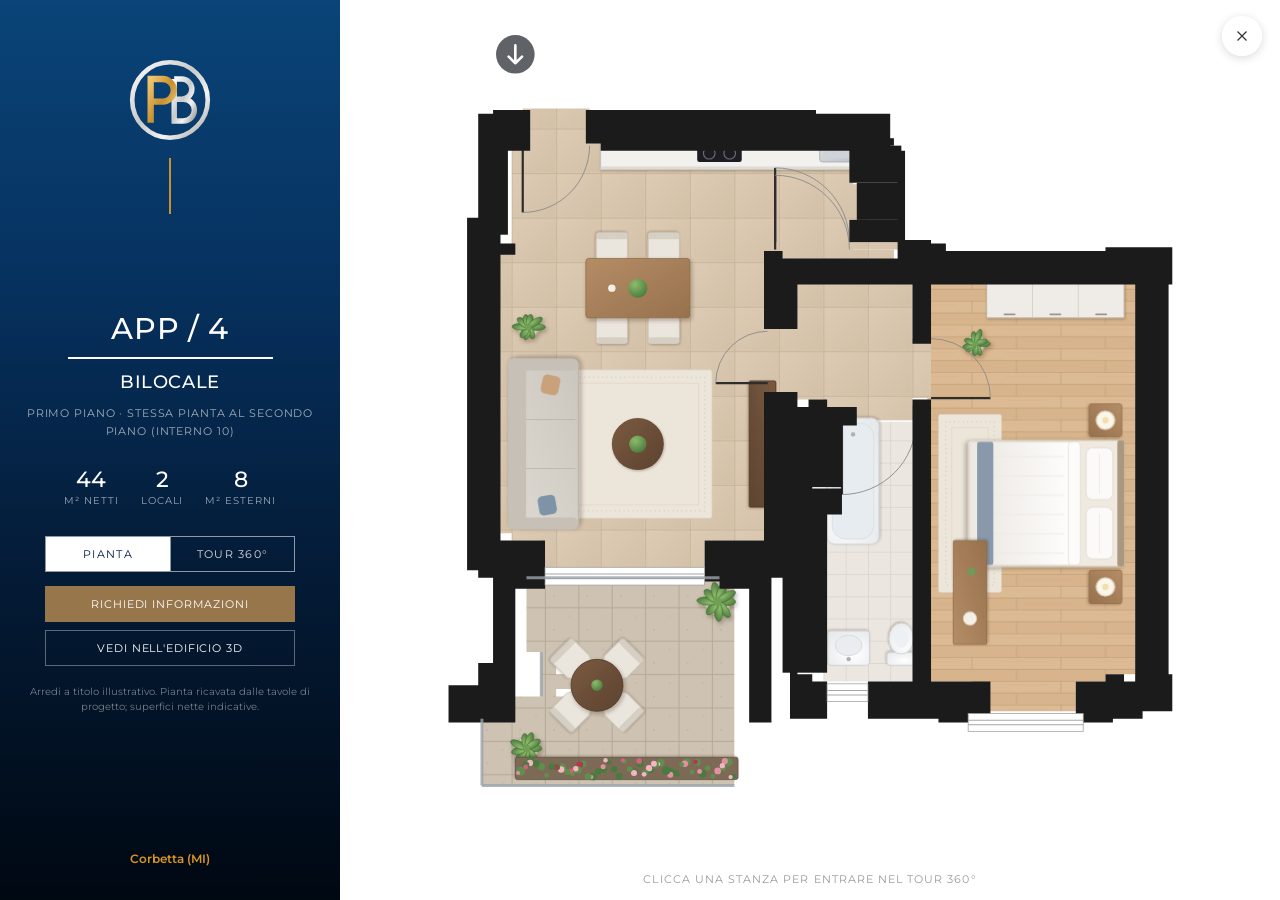
<file: 3d/tipo.html>
<!DOCTYPE html>
<html lang="it">
<head>
<meta charset="utf-8">
<meta name="viewport" content="width=device-width, initial-scale=1, viewport-fit=cover">
<title>Piazza Beretta | Appartamento tipo</title>
<meta name="description" content="Piazza Beretta, Corbetta: pianta arredata e tour 360° di un appartamento tipo.">
<link rel="preconnect" href="https://fonts.googleapis.com">
<link rel="preconnect" href="https://fonts.gstatic.com" crossorigin>
<link href="https://fonts.googleapis.com/css2?family=IBM+Plex+Mono:wght@400;500&family=Montserrat:wght@300;400;500;600&display=swap" rel="stylesheet">
<style>
  :root { --navy: #001D4B; --gold: #96764A; --gold-l: #DB9421; --ink: #222; --mute: #777; }
  * { box-sizing: border-box; margin: 0; padding: 0; }
  html, body { height: 100%; }
  body { font-family: "Montserrat", Helvetica, Arial, sans-serif; color: var(--ink); background: #fff; overflow: hidden; }
  button { font: inherit; color: inherit; background: none; border: 0; cursor: pointer; }
  a { color: inherit; text-decoration: none; }
  .tp { display: grid; grid-template-columns: 340px 1fr; height: 100%; }
  /* band */
  .band { position: relative; display: flex; flex-direction: column; align-items: center; text-align: center; color: #fff; overflow: auto;
    background: linear-gradient(180deg, #0a4478 0%, #063260 30%, #041c38 62%, #000812 100%); }
  .band > * { flex-shrink: 0; }
  .band .mono { width: 84px; height: 84px; margin-top: 58px; }
  .band .stem { width: 1.5px; height: 56px; background: #c8902f; margin-top: 16px; }
  .code { font-size: 30px; font-weight: 500; letter-spacing: .02em; margin-top: 96px; }
  .rule { width: 205px; height: 2px; background: #fff; margin: 10px 0 12px; }
  .typo { font-size: 18px; font-weight: 500; letter-spacing: .03em; text-transform: uppercase; }
  .sub { font-size: 11px; letter-spacing: .08em; text-transform: uppercase; color: rgba(255,255,255,.62); margin-top: 12px; line-height: 1.6; padding: 0 26px; }
  .kpis { display: flex; gap: 22px; margin-top: 26px; }
  .kpis div { display: grid; gap: 2px; }
  .kpis b { font-size: 22px; font-weight: 500; }
  .kpis span { font-size: 9.5px; letter-spacing: .1em; text-transform: uppercase; color: rgba(255,255,255,.6); }
  .modes { display: grid; grid-template-columns: 1fr 1fr; width: 250px; margin-top: 30px; border: 1px solid rgba(255,255,255,.55); }
  .modes button { padding: 10px 6px; font-size: 11px; letter-spacing: .12em; text-transform: uppercase; color: rgba(255,255,255,.85); transition: .25s; }
  .modes button + button { border-left: 1px solid rgba(255,255,255,.55); }
  .modes button[aria-pressed="true"] { background: #fff; color: var(--navy); }
  .acts { display: grid; gap: 8px; width: 250px; margin-top: 14px; }
  .acts a { padding: 10px 6px; font-size: 11px; letter-spacing: .08em; text-transform: uppercase; border: 1px solid rgba(255,255,255,.35); }
  .acts a.main { background: var(--gold); border-color: var(--gold); }
  .acts a:hover { border-color: #fff; }
  .foot { margin-top: auto; padding: 30px 0 34px; font-size: 12px; font-weight: 600; color: var(--gold-l); }
  .note { font-size: 10px; line-height: 1.5; color: rgba(255,255,255,.45); margin-top: 18px; padding: 0 30px; }
  /* main */
  .main { position: relative; min-width: 0; background: #fff; }
  .close { position: absolute; z-index: 10; top: 16px; right: 18px; width: 40px; height: 40px; display: grid; place-items: center; border-radius: 50%; background: rgba(255,255,255,.9); box-shadow: 0 2px 10px rgba(0,0,0,.15); }
  .close svg { width: 18px; height: 18px; stroke: #333; stroke-width: 1.6; fill: none; }
  .view { position: absolute; inset: 0; }
  #plan { display: grid; place-items: center; padding: 3.5% 4% 4%; }
  #plan svg { width: 100%; height: 100%; }
  #plan .room { fill: transparent; cursor: pointer; }
  #plan .room:hover { fill: rgba(0, 29, 75, .07); }
  .tip { position: absolute; z-index: 5; pointer-events: none; padding: 6px 10px; background: #fff; border-left: 2px solid var(--gold); box-shadow: 0 6px 20px rgba(0,0,0,.15); font-size: 12px; font-weight: 500; white-space: nowrap; display: none; }
  .tip small { display: block; font-size: 10px; color: var(--mute); letter-spacing: .06em; }
  .phint { position: absolute; left: 0; right: 0; bottom: 14px; text-align: center; font-size: 10.5px; letter-spacing: .1em; text-transform: uppercase; color: #9a9a9a; pointer-events: none; }
  /* tour 360° */
  #tour { display: none; background: #111; overflow: hidden; touch-action: none; cursor: grab; user-select: none; }
  #tour:active { cursor: grabbing; }
  #pano { position: absolute; inset: 0; width: 100%; height: 100%; display: block; }
  .t-hot { position: absolute; inset: 0; pointer-events: none; }
  .t-spot { position: absolute; left: 0; top: 0; display: flex; align-items: center; gap: 8px; opacity: 0; transition: opacity .2s; }
  .t-ring { position: relative; width: 44px; height: 44px; border-radius: 50%; border: 2px solid rgba(255,255,255,.9); background: rgba(0,0,0,.35); backdrop-filter: blur(4px); display: grid; place-items: center; color: #fff; transition: transform .2s, background .2s; }
  .t-ring svg { width: 18px; height: 18px; fill: none; stroke: currentColor; stroke-width: 2; stroke-linecap: round; stroke-linejoin: round; }
  .t-ping { position: absolute; inset: -2px; border-radius: 50%; border: 2px solid rgba(255,255,255,.5); animation: tping 2.2s cubic-bezier(0,0,.2,1) infinite; }
  @keyframes tping { 75%, 100% { transform: scale(1.8); opacity: 0; } }
  .t-spot:hover .t-ring { transform: scale(1.1); background: #f5b400; color: #111; }
  .t-spotlbl { white-space: nowrap; padding: 4px 8px; border-radius: 3px; background: rgba(0,0,0,.6); color: #fff; font-size: 13px; font-weight: 600; backdrop-filter: blur(4px); }
  .t-fade { position: absolute; inset: 0; background: #111; opacity: 1; transition: opacity .3s; pointer-events: none; }
  .t-top { position: absolute; left: 0; right: 0; top: 0; display: flex; align-items: flex-start; justify-content: space-between; gap: 12px; padding: 16px 70px 30px 22px; background: linear-gradient(to bottom, rgba(0,0,0,.6), transparent); pointer-events: none; }
  .t-label { font-family: "IBM Plex Mono", ui-monospace, monospace; font-size: 12px; letter-spacing: .14em; text-transform: uppercase; color: rgba(255,255,255,.72); }
  .t-title { font-size: 22px; font-weight: 600; color: #fff; margin-top: 2px; }
  .t-ctrl { pointer-events: auto; display: flex; gap: 2px; padding: 4px; border-radius: 4px; background: rgba(0,0,0,.45); backdrop-filter: blur(8px); }
  .t-ctrl button { width: 40px; height: 40px; display: grid; place-items: center; border-radius: 3px; color: rgba(255,255,255,.9); }
  .t-ctrl button:hover { background: rgba(255,255,255,.15); }
  .t-ctrl button[aria-pressed="true"] { background: #f5b400; color: #111; }
  .t-ctrl svg { width: 18px; height: 18px; fill: none; stroke: currentColor; stroke-width: 2; stroke-linecap: round; stroke-linejoin: round; }
  .t-hint { position: absolute; left: 0; right: 0; bottom: 96px; margin: 0 auto; width: max-content; display: flex; align-items: center; gap: 8px; padding: 8px 16px; border-radius: 999px; background: rgba(0,0,0,.55); color: #fff; font-size: 14px; font-weight: 500; backdrop-filter: blur(4px); pointer-events: none; transition: opacity .5s; }
  .t-hint svg { width: 18px; height: 18px; fill: none; stroke: #fff; stroke-width: 1.6; }
  .t-loading { position: absolute; inset: 0; display: grid; place-items: center; color: #fff; font-size: 11px; letter-spacing: .14em; text-transform: uppercase; pointer-events: none; }
  .t-strip { position: absolute; left: 0; right: 0; bottom: 0; display: flex; gap: 8px; overflow-x: auto; scrollbar-width: none; padding: 34px 20px 16px; background: linear-gradient(to top, rgba(0,0,0,.7), transparent); }
  .t-strip button { flex: none; display: flex; align-items: center; gap: 8px; padding: 4px 12px 4px 4px; border-radius: 4px; border: 1px solid rgba(255,255,255,.2); background: rgba(0,0,0,.4); color: #fff; backdrop-filter: blur(8px); font-size: 13px; font-weight: 600; transition: border-color .2s; }
  .t-strip button:hover { border-color: rgba(255,255,255,.6); }
  .t-strip button[aria-selected="true"] { border-color: #f5b400; background: rgba(0,0,0,.6); }
  .t-strip img { width: 56px; height: 36px; object-fit: cover; border-radius: 2px; }
  body[data-mode="tour"] #plan { display: none; }
  body[data-mode="tour"] #tour { display: block; }
  /* card thumbnails */
  body.thumb .band, body.thumb .close, body.thumb .phint { display: none; }
  body.thumb .tp { grid-template-columns: 1fr; }
  body.thumb #plan { padding: 3%; }
  @media (max-width: 760px) {
    body { overflow: auto; }
    .tp { grid-template-columns: 1fr; grid-template-rows: auto minmax(70vh, 1fr); height: auto; min-height: 100%; }
    .band { padding-bottom: 18px; }
    .band .mono, .band .stem, .foot, .note { display: none; }
    .code { margin-top: 18px; font-size: 24px; }
    .rule { width: 150px; }
    .main { min-height: 70vh; }
    .t-title { font-size: 18px; }
    .t-hint { bottom: 80px; font-size: 12px; }
  }
</style>
<script type="importmap">
{ "imports": {
    "three": "https://cdn.jsdelivr.net/npm/three@0.170.0/build/three.module.js",
    "three/addons/": "https://cdn.jsdelivr.net/npm/three@0.170.0/examples/jsm/"
} }
</script>
</head>
<body data-mode="plan">
<div class="tp">
  <aside class="band" id="band"></aside>
  <main class="main">
    <section class="view" id="plan" aria-label="Pianta arredata"></section>
    <section class="view" id="tour" aria-label="Tour 360°">
      <canvas id="pano"></canvas>
      <div class="t-hot" id="hot"></div>
      <div class="t-fade" id="fade"></div>
      <div class="t-top">
        <div class="t-names"><p class="t-label" id="tLabel"></p><p class="t-title" id="tTitle"></p></div>
        <div class="t-ctrl">
          <button type="button" id="zin" title="Ingrandisci" aria-label="Ingrandisci"><svg viewBox="0 0 24 24"><path d="M12 5v14M5 12h14"/></svg></button>
          <button type="button" id="zout" title="Riduci" aria-label="Riduci"><svg viewBox="0 0 24 24"><path d="M5 12h14"/></svg></button>
          <button type="button" id="rot" aria-pressed="true" title="Rotazione automatica" aria-label="Rotazione automatica"><svg viewBox="0 0 24 24"><path d="M20 12a8 8 0 1 1-2.34-5.66M20 4v5h-5"/></svg></button>
        </div>
      </div>
      <p class="t-hint" id="tHint"><svg viewBox="0 0 24 24"><path d="M3 8h18v8H3zM7 12h.01M12 12h.01M17 12h.01"/></svg>Trascina per guardarti intorno</p>
      <p class="t-loading" id="tLoad">Caricamento…</p>
      <div class="t-strip" id="strip" role="tablist" aria-label="Stanze"></div>
    </section>
    <div class="tip" id="tip"></div>
    <p class="phint" id="phint">Clicca una stanza per entrare nel tour 360°</p>
    <a class="close" id="close" href="../#planimetrie" aria-label="Chiudi"><svg viewBox="0 0 24 24"><path d="M6 6l12 12M18 6 6 18"/></svg></a>
  </main>
</div>
<script type="module" src="tipo.js"></script>
</body>
</html>
</file>
